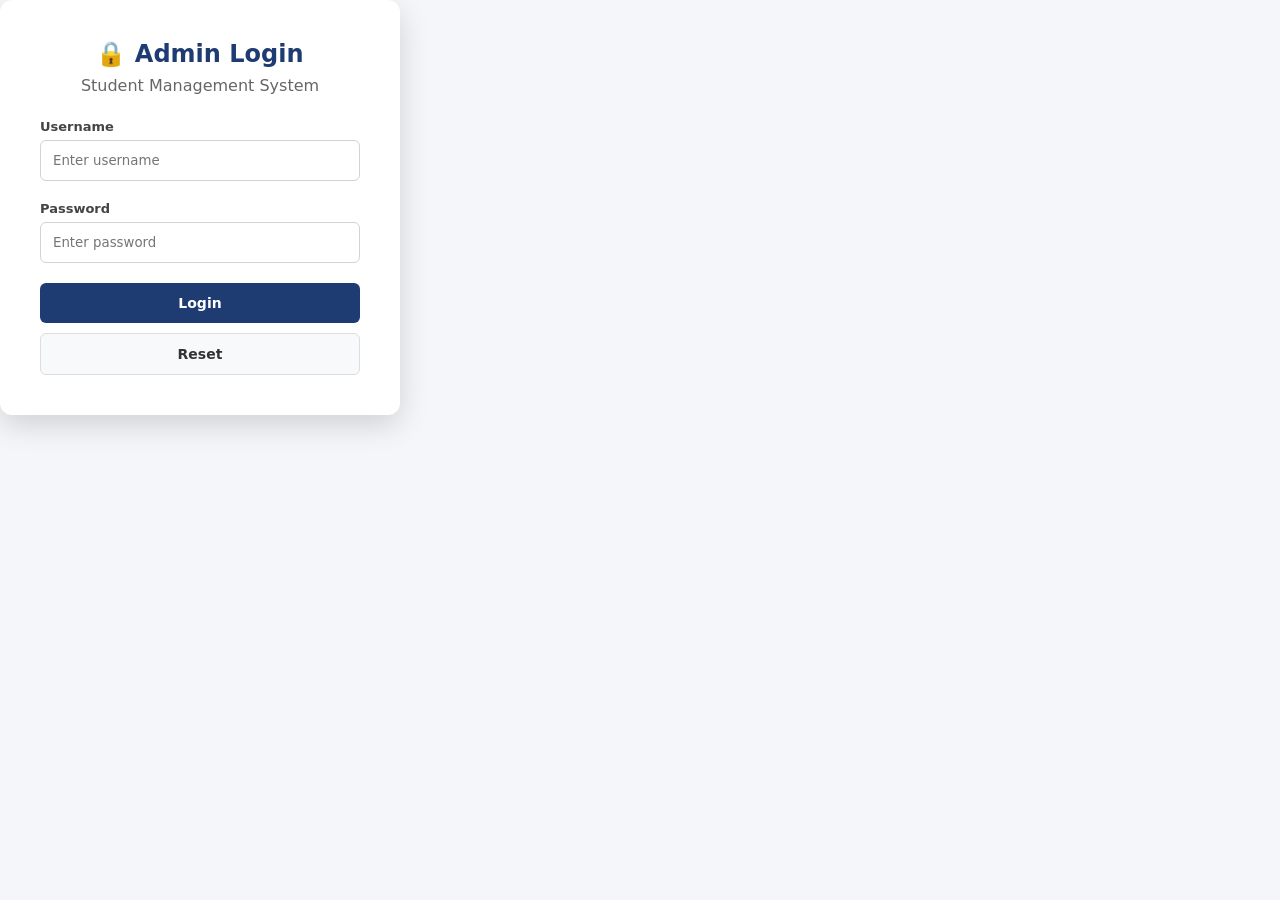
<file: index.html>
<!DOCTYPE html>
<html lang="en">
<head>
    <meta charset="UTF-8">
    <meta name="viewport" content="width=device-width, initial-scale=1.0">
    <title>Admin Login - Student Management System</title>
    <link rel="stylesheet" href="css/style.css">
</head>
<body>

    <div class="login-container">
        <h2>🔒 Admin Login</h2>
        <p>Student Management System</p>
        
        <form id="loginForm">
            <div class="input-group">
                <label for="username">Username</label>
                <input type="text" id="username" placeholder="Enter username" required>
            </div>
            
            <div class="input-group">
                <label for="password">Password</label>
                <input type="password" id="password" placeholder="Enter password" required>
            </div>
            
            <button type="submit" class="login-btn">Login</button>
            <button type="button" id="resetBtn" class="reset-btn">Reset</button>
        </form>
    </div>

    <script src="js/app.js"></script>
</body>
</html>
</file>
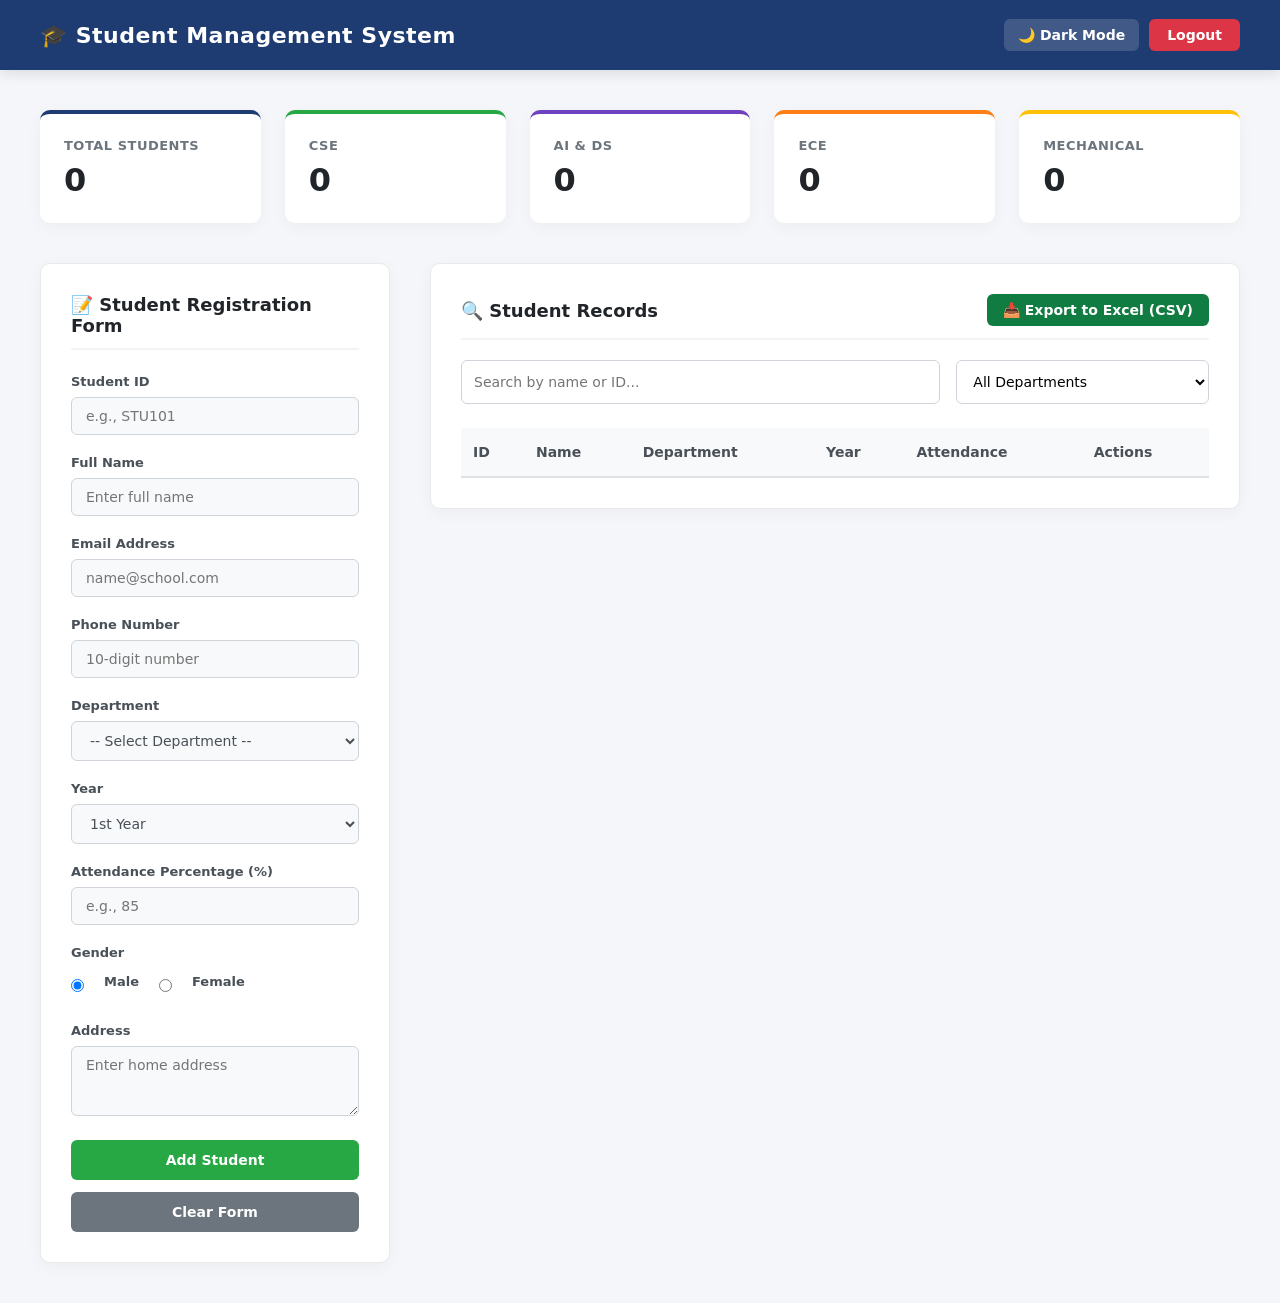
<file: dashboard.html>
<!DOCTYPE html>
<html lang="en">
<head>
    <meta charset="UTF-8">
    <meta name="viewport" content="width=device-width, initial-scale=1.0">
    <title>Dashboard - Student Management System</title>
    <link rel="stylesheet" href="css/style.css">
</head>
<body>

    <header class="navbar">
        <div class="logo">🎓 Student Management System</div>
        <div class="nav-actions" style="display: flex; gap: 10px; align-items: center;">
            <button id="themeToggleBtn" class="theme-btn" style="width: auto; margin-bottom: 0; padding: 8px 14px; background: rgba(255,255,255,0.15); color: white;">🌙 Dark Mode</button>
            <button id="logoutBtn" class="logout-btn">Logout</button>
        </div>
    </header>

    <div class="dashboard-container">
        
        <section class="stats-section">
            <div class="card total-card">
                <h3>Total Students</h3>
                <p id="totalCount">0</p>
            </div>
            <div class="card cse-card">
                <h3>CSE</h3>
                <p id="cseCount">0</p>
            </div>
            <div class="card aids-card">
                <h3>AI & DS</h3>
                <p id="aidsCount">0</p>
            </div>
            <div class="card ece-card">
                <h3>ECE</h3>
                <p id="eceCount">0</p>
            </div>
            <div class="card mech-card">
                <h3>Mechanical</h3>
                <p id="mechCount">0</p>
            </div>
        </section>

        <div class="main-content">
            
            <div class="form-container">
                <h2>📝 Student Registration Form</h2>
                <form id="studentForm">
                    <input type="hidden" id="editIndex" value="-1">
                    
                    <div class="form-group">
                        <label for="studentId">Student ID</label>
                        <input type="text" id="studentId" placeholder="e.g., STU101" required>
                    </div>
                    <div class="form-group">
                        <label for="studentName">Full Name</label>
                        <input type="text" id="studentName" placeholder="Enter full name" required>
                    </div>
                    <div class="form-group">
                        <label for="studentEmail">Email Address</label>
                        <input type="email" id="studentEmail" placeholder="name@school.com" required>
                    </div>
                    <div class="form-group">
                        <label for="studentPhone">Phone Number</label>
                        <input type="tel" id="studentPhone" placeholder="10-digit number" required>
                    </div>
                    <div class="form-group">
                        <label for="studentDept">Department</label>
                        <select id="studentDept" required>
                            <option value="">-- Select Department --</option>
                            <option value="CSE">CSE</option>
                            <option value="AI&DS">AI & DS</option>
                            <option value="ECE">ECE</option>
                            <option value="Mechanical">Mechanical</option>
                        </select>
                    </div>
                    <div class="form-group">
                        <label for="studentYear">Year</label>
                        <select id="studentYear" required>
                            <option value="1st Year">1st Year</option>
                            <option value="2nd Year">2nd Year</option>
                            <option value="3rd Year">3rd Year</option>
                            <option value="4th Year">4th Year</option>
                        </select>
                    </div>
                    <div class="form-group">
                        <label for="studentAttendance">Attendance Percentage (%)</label>
                        <input type="number" id="studentAttendance" min="0" max="100" placeholder="e.g., 85" required>
                    </div>
                    <div class="form-group">
                        <label>Gender</label>
                        <div class="radio-group">
                            <input type="radio" id="male" name="gender" value="Male" checked>
                            <label for="male">Male</label>
                            <input type="radio" id="female" name="gender" value="Female">
                            <label for="female">Female</label>
                        </div>
                    </div>
                    <div class="form-group">
                        <label for="studentAddress">Address</label>
                        <textarea id="studentAddress" rows="3" placeholder="Enter home address" required></textarea>
                    </div>

                    <button type="submit" id="submitBtn" class="add-btn">Add Student</button>
                    <button type="button" id="clearBtn" class="clear-btn">Clear Form</button>
                </form>
            </div>

            <div class="table-container">
               <div style="display: flex; justify-content: space-between; align-items: center; margin-bottom: 20px; border-bottom: 2px solid #f1f3f5; padding-bottom: 12px;">
    <h2 style="border-bottom: none; margin-bottom: 0; padding-bottom: 0;">🔍 Student Records</h2>
    <button id="exportCsvBtn" style="width: auto; margin-bottom: 0; padding: 8px 16px; background-color: #107c41; color: white; display: flex; align-items: center; gap: 6px;">
        📥 Export to Excel (CSV)
    </button>
</div>
                
                <div class="search-bar">
                    <input type="text" id="searchInput" placeholder="Search by name or ID...">
                    <select id="filterDept">
                        <option value="All">All Departments</option>
                        <option value="CSE">CSE</option>
                        <option value="AI&DS">AI & DS</option>
                        <option value="ECE">ECE</option>
                        <option value="Mechanical">Mechanical</option>
                    </select>
                </div>

                <div class="scroll-table">
                    <table>
                        <thead>
                            <tr>
                                <th>ID</th>
                                <th>Name</th>
                                <th>Department</th>
                                <th>Year</th>
                                <th>Attendance</th>
                                <th>Actions</th>
                            </tr>
                        </thead>
                        <tbody id="studentTableBody">
                            </tbody>
                    </table>
                </div>
            </div>

        </div>
    </div>

    <script src="js/app.js"></script>
</body>
</html>
</file>
<file: css/style.css>
/* ==========================================
   1. GLOBAL STYLES & RESET
   ========================================== */
* {
    margin: 0;
    padding: 0;
    box-sizing: border-box;
    font-family: 'Segoe UI', system-ui, -apple-system, sans-serif;
}

/* Default styling for the Dashboard background */
body {
    background-color: #f4f6f9;
    color: #333;
    min-height: 100vh;
}

/* Special styling ONLY used on the login page body */
.login-body {
    background: linear-gradient(135deg, #1e3c72 0%, #2a5298 100%);
    display: flex;
    justify-content: center;
    align-items: center;
    height: 100vh;
}

/* Shared Buttons */
button {
    padding: 12px;
    border: none;
    border-radius: 6px;
    font-size: 14px;
    font-weight: 600;
    cursor: pointer;
    transition: all 0.2s ease;
}

/* ==========================================
   2. LOGIN CONTAINER
   ========================================== */
.login-container {
    background: #ffffff;
    padding: 40px;
    border-radius: 12px;
    box-shadow: 0 10px 30px rgba(0, 0, 0, 0.15);
    width: 100%;
    max-width: 400px;
    text-align: center;
}

.login-container h2 {
    color: #1e3c72;
    margin-bottom: 8px;
}

.login-container p {
    color: #666;
    margin-bottom: 24px;
}

.input-group {
    text-align: left;
    margin-bottom: 20px;
}

.input-group label {
    display: block;
    font-size: 13px;
    font-weight: 600;
    color: #444;
    margin-bottom: 6px;
}

.input-group input {
    width: 100%;
    padding: 12px;
    border: 1px solid #ced4da;
    border-radius: 6px;
    outline: none;
}

.input-group input:focus {
    border-color: #1e3c72;
    box-shadow: 0 0 0 3px rgba(30, 60, 114, 0.15);
}

.login-btn { background-color: #1e3c72; color: white; width: 100%; margin-bottom: 10px; }
.login-btn:hover { background-color: #2a5298; }
.reset-btn { background-color: #f8f9fa; color: #333; width: 100%; border: 1px solid #ddd; }
.reset-btn:hover { background-color: #e9ecef; }


/* ==========================================
   3. PROFESSIONAL TOP NAVBAR
   ========================================== */
.navbar {
    background-color: #1e3c72;
    color: white;
    padding: 0 40px;
    height: 70px;
    display: flex;
    justify-content: space-between;
    align-items: center;
    box-shadow: 0 4px 12px rgba(0,0,0,0.1);
    width: 100%;
    position: sticky;
    top: 0;
    z-index: 100;
}

.logo {
    font-size: 22px;
    font-weight: 700;
    letter-spacing: 0.5px;
}

.logout-btn {
    background-color: #dc3545;
    color: white;
    padding: 8px 18px;
    border-radius: 6px;
}

.logout-btn:hover {
    background-color: #bd2130;
    transform: translateY(-1px);
}


/* ==========================================
   4. DASHBOARD CONTAINER & LAYOUT GRID
   ========================================== */
.dashboard-container {
    padding: 40px;
    max-width: 1500px;
    margin: 0 auto;
}

/* Statistics Counter Row */
.stats-section {
    display: grid;
    grid-template-columns: repeat(auto-fit, minmax(220px, 1fr));
    gap: 24px;
    margin-bottom: 40px;
}

.card {
    background: white;
    padding: 24px;
    border-radius: 10px;
    box-shadow: 0 4px 16px rgba(0,0,0,0.04);
    text-align: left;
    border-top: 4px solid #1e3c72;
    transition: transform 0.2s;
}

.card:hover {
    transform: translateY(-3px);
}

.card h3 {
    font-size: 13px;
    color: #6c757d;
    margin-bottom: 8px;
    text-transform: uppercase;
    letter-spacing: 0.5px;
}

.card p {
    font-size: 32px;
    font-weight: 700;
    color: #212529;
}

/* Accent Card Borders */
.total-card { border-top-color: #1e3c72; }
.cse-card { border-top-color: #28a745; }
.aids-card { border-top-color: #6f42c1; }
.ece-card { border-top-color: #fd7e14; }
.mech-card { border-top-color: #ffc107; }


/* ==========================================
   5. WORKSPACE SIDE-BY-SIDE SPLIT
   ========================================== */
.main-content {
    display: grid;
    grid-template-columns: 350px 1fr; /* Set precise neat width for form side */
    gap: 40px;
    align-items: start;
}

@media (max-width: 1100px) {
    .main-content {
        grid-template-columns: 1fr; /* Stack on top of each other on tiny screens */
    }
}

.form-container, .table-container {
    background: #ffffff;
    padding: 30px;
    border-radius: 10px;
    box-shadow: 0 4px 16px rgba(0,0,0,0.04);
    border: 1px solid #eaeaea;
}

.form-container h2, .table-container h2 {
    font-size: 18px;
    color: #212529;
    margin-bottom: 24px;
    border-bottom: 2px solid #f1f3f5;
    padding-bottom: 12px;
    font-weight: 600;
}


/* ==========================================
   6. CONTROLS, INPUTS & FORMS
   ========================================== */
.form-group {
    margin-bottom: 20px;
}

.form-group label {
    display: block;
    font-size: 13px;
    font-weight: 600;
    color: #495057;
    margin-bottom: 8px;
}

.form-group input, 
.form-group select, 
.form-group textarea {
    width: 100%;
    padding: 10px 14px;
    border: 1px solid #ced4da;
    border-radius: 6px;
    font-size: 14px;
    color: #495057;
    outline: none;
    background-color: #f8f9fa;
    transition: all 0.2s ease;
}

.form-group input:focus, 
.form-group select:focus, 
.form-group textarea:focus {
    border-color: #1e3c72;
    background-color: #ffffff;
    box-shadow: 0 0 0 3px rgba(30, 60, 114, 0.1);
}

.radio-group {
    display: flex;
    gap: 20px;
    align-items: center;
    padding: 6px 0;
}

.radio-group input {
    width: auto;
    cursor: pointer;
}

.add-btn { background-color: #28a745; color: white; width: 100%; margin-bottom: 12px; }
.add-btn:hover { background-color: #218838; }
.clear-btn { background-color: #6c757d; color: white; width: 100%; }
.clear-btn:hover { background-color: #5a6268; }


/* ==========================================
   7. LIVE FILTERS & TABLES
   ========================================== */
.search-bar {
    display: flex;
    gap: 16px;
    margin-bottom: 24px;
}

.search-bar input {
    flex: 2;
    padding: 12px;
    border: 1px solid #ced4da;
    border-radius: 6px;
    font-size: 14px;
}

.search-bar select {
    flex: 1;
    padding: 12px;
    border: 1px solid #ced4da;
    border-radius: 6px;
    font-size: 14px;
    background-color: #fff;
}

.scroll-table {
    overflow-x: auto;
}

table {
    width: 100%;
    border-collapse: collapse;
    font-size: 14px;
    text-align: left;
}

th {
    background-color: #f8f9fa;
    color: #495057;
    font-weight: 600;
    padding: 16px 12px;
    border-bottom: 2px solid #dee2e6;
}

td {
    padding: 16px 12px;
    border-bottom: 1px solid #dee2e6;
    color: #495057;
}

tr:hover {
    background-color: #f8f9fa;
}

/* Action Utility Row buttons styling */
.action-btn {
    padding: 6px 12px;
    border-radius: 4px;
    font-size: 12px;
    font-weight: 600;
    width: auto;
    margin: 0 3px;
    display: inline-block;
}

.edit-btn { background-color: #007bff; color: white; }
.edit-btn:hover { background-color: #0069d9; }
.delete-btn { background-color: #dc3545; color: white; }
.delete-btn:hover { background-color: #c82333; }
/* ==========================================
   8. DARK THEME OVERLAYS
   ========================================== */
body.dark-theme {
    background-color: #121824;
    color: #f8f9fa;
}

body.dark-theme .card, 
body.dark-theme .form-container, 
body.dark-theme .table-container {
    background-color: #1e2640;
    border-color: #2a3454;
    box-shadow: 0 4px 16px rgba(0,0,0,0.3);
}

body.dark-theme .form-container h2, 
body.dark-theme .table-container h2 {
    color: #ffffff;
    border-bottom-color: #2a3454;
}

body.dark-theme .form-group label,
body.dark-theme th {
    color: #cbd5e1;
}

body.dark-theme th {
    background-color: #181f32;
    border-bottom-color: #2a3454;
}

body.dark-theme td {
    color: #e2e8f0;
    border-bottom-color: #2a3454;
}

body.dark-theme tr:hover {
    background-color: #1c233a;
}

body.dark-theme .form-group input, 
body.dark-theme .form-group select, 
body.dark-theme .form-group textarea,
body.dark-theme .search-bar input,
body.dark-theme .search-bar select {
    background-color: #181f32;
    border-color: #2a3454;
    color: #ffffff;
}

body.dark-theme .card h3 {
    color: #94a3b8;
}

body.dark-theme .card p {
    color: #ffffff;
}
</file>
